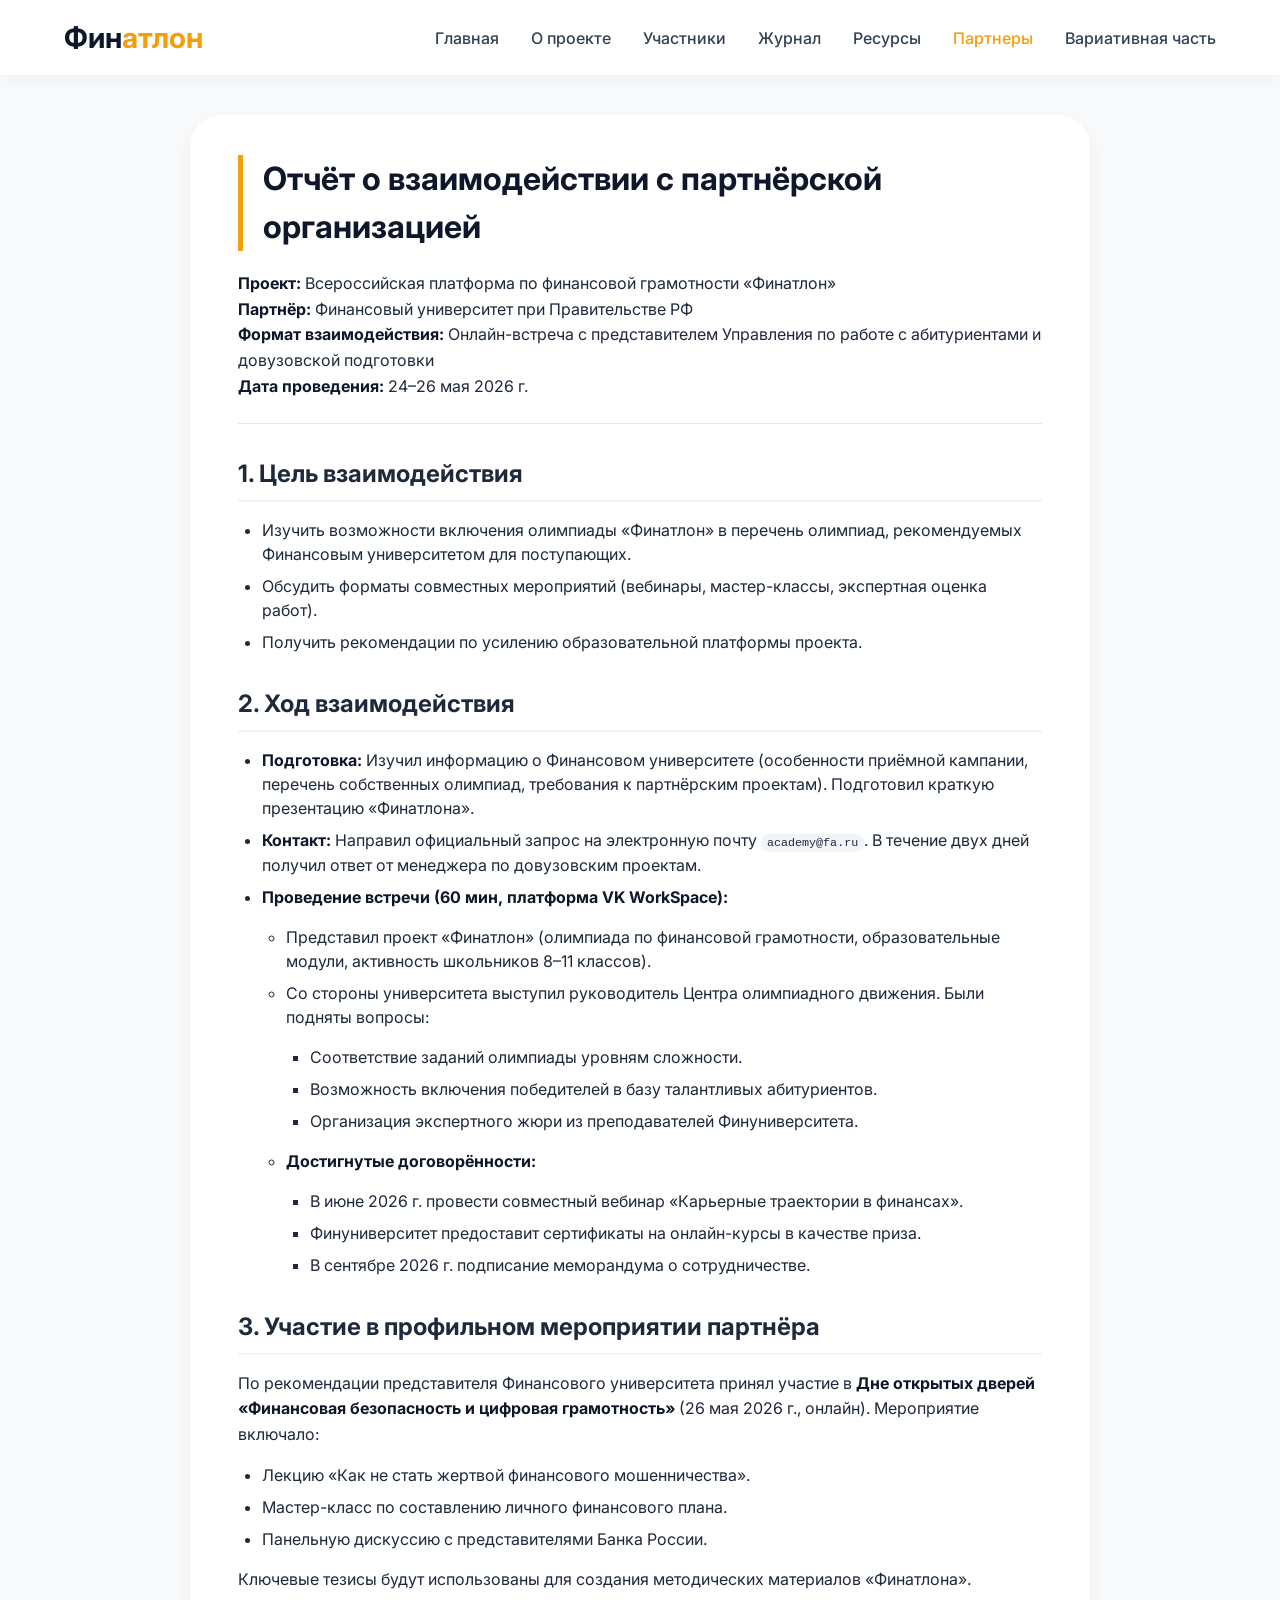
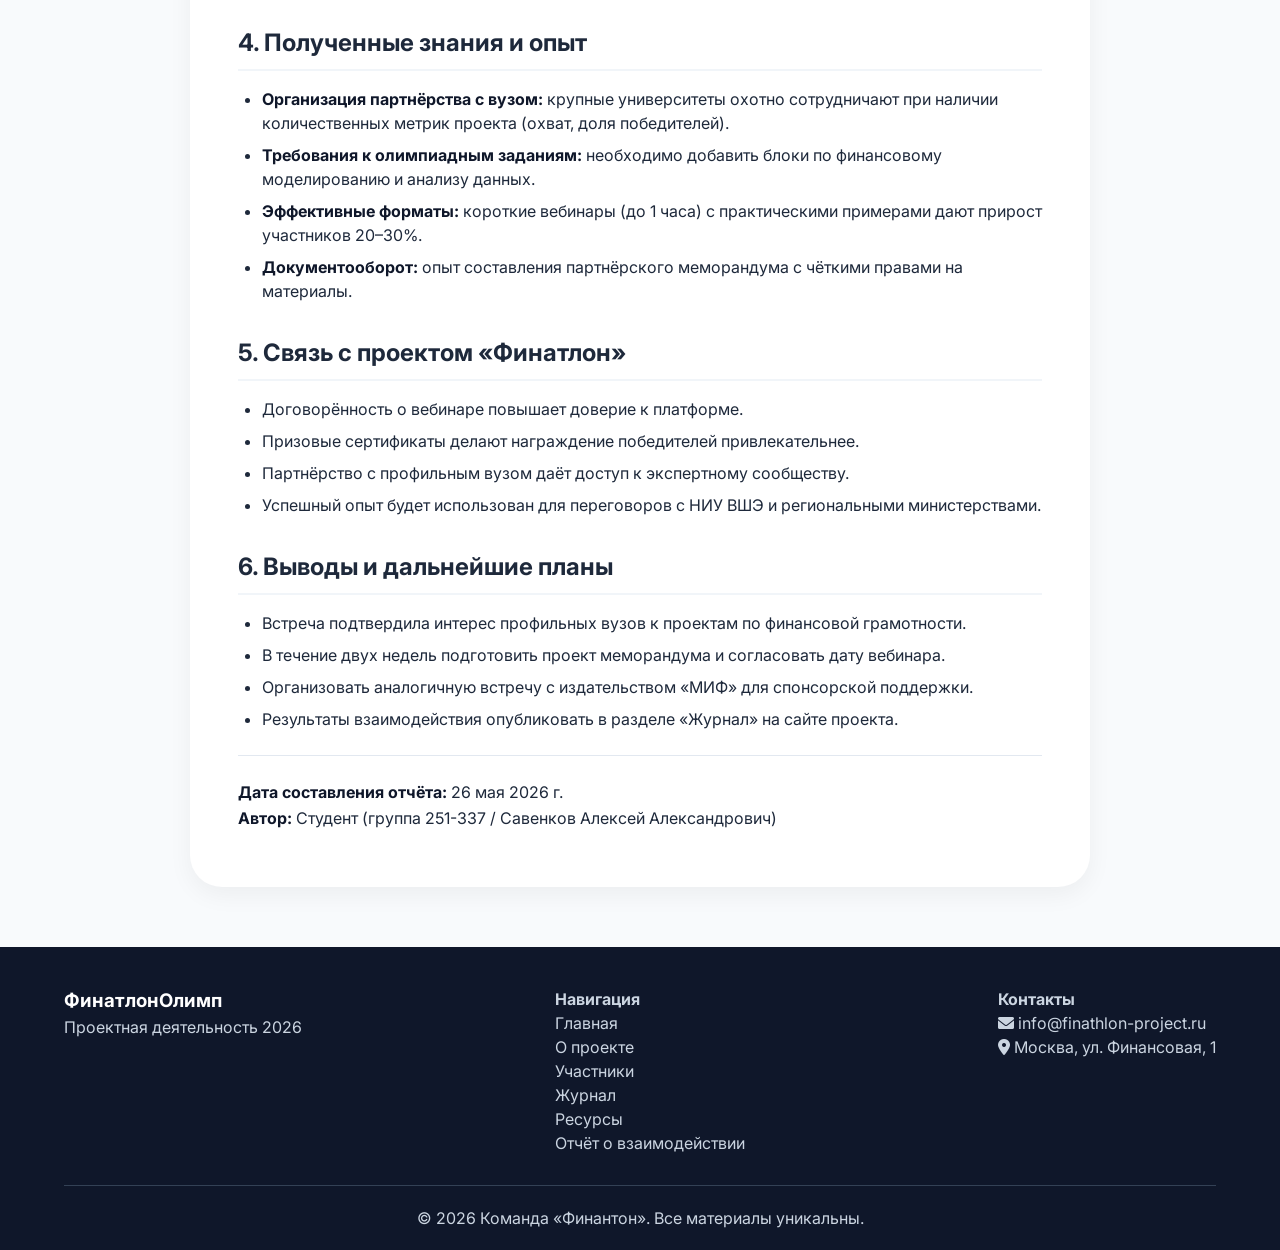
<file: site/report_intraction_with partners.html>
<!DOCTYPE html>
<html lang="ru">
<head>
    <meta charset="UTF-8">
    <meta name="viewport" content="width=device-width, initial-scale=1.0, viewport-fit=cover">
    <title>Финантон | Отчёт о взаимодействии с партнёрами</title>
    <link rel="stylesheet" href="style.css">
    <link href="https://fonts.googleapis.com/css2?family=Inter:opsz,wght@14..32,300;14..32,400;14..32,600;14..32,700&display=swap" rel="stylesheet">
    <link rel="stylesheet" href="https://cdnjs.cloudflare.com/ajax/libs/font-awesome/6.0.0-beta3/css/all.min.css">
    <style>
        /* Дополнительные стили только для страницы отчёта */
        .report-container {
            max-width: 900px;
            margin: 40px auto;
            background: white;
            border-radius: 32px;
            box-shadow: 0 8px 24px rgba(0,0,0,0.05);
            padding: 40px 48px;
        }
        .report-container h1 {
            font-size: 2rem;
            margin-bottom: 20px;
            color: #0f172a;
            border-left: 5px solid #f59e0b;
            padding-left: 20px;
        }
        .report-container h2 {
            font-size: 1.5rem;
            margin: 32px 0 16px 0;
            color: #1e293b;
            border-bottom: 2px solid #f1f5f9;
            padding-bottom: 8px;
        }
        .report-container p {
            margin-bottom: 16px;
            line-height: 1.6;
        }
        .report-container ul, .report-container ol {
            margin: 16px 0 16px 24px;
        }
        .report-container li {
            margin-bottom: 8px;
            line-height: 1.5;
        }
        .report-container hr {
            margin: 24px 0;
            border: none;
            height: 1px;
            background: #e2e8f0;
        }
        .report-container code {
            background: #f1f5f9;
            padding: 2px 6px;
            border-radius: 8px;
            font-family: monospace;
            font-size: 0.9em;
        }
        .report-container strong {
            color: #0f172a;
        }
        @media (max-width: 768px) {
            .report-container {
                padding: 24px;
                margin: 20px;
            }
            .report-container h1 {
                font-size: 1.6rem;
            }
        }
    </style>
</head>
<body>
    <header class="header">
        <div class="container">
            <div class="logo">
                <a href="index.html">Фин<span>атлон</span></a>
            </div>
            <nav class="nav">
                <ul class="nav-menu">
                    <li><a href="index.html">Главная</a></li>
                    <li><a href="about.html">О проекте</a></li>
                    <li><a href="team.html">Участники</a></li>
                    <li><a href="journal.html">Журнал</a></li>
                    <li><a href="resources.html">Ресурсы</a></li>
                    <li><a href="report_intraction_with%20partners.html" class="active">Партнеры</a></li>
					<li><a href="variable_part.html">Вариативная часть</a></li>
                </ul>
                <div class="hamburger">
                    <span class="bar"></span>
                    <span class="bar"></span>
                    <span class="bar"></span>
                </div>
            </nav>
        </div>
    </header>

    <main>
        <div class="report-container">
            <h1>Отчёт о взаимодействии с партнёрской организацией</h1>
            <p><strong>Проект:</strong> Всероссийская платформа по финансовой грамотности «Финатлон»<br>
            <strong>Партнёр:</strong> Финансовый университет при Правительстве РФ<br>
            <strong>Формат взаимодействия:</strong> Онлайн-встреча с представителем Управления по работе с абитуриентами и довузовской подготовки<br>
            <strong>Дата проведения:</strong> 24–26 мая 2026 г.</p>
            <hr>

            <h2>1. Цель взаимодействия</h2>
            <ul>
                <li>Изучить возможности включения олимпиады «Финатлон» в перечень олимпиад, рекомендуемых Финансовым университетом для поступающих.</li>
                <li>Обсудить форматы совместных мероприятий (вебинары, мастер-классы, экспертная оценка работ).</li>
                <li>Получить рекомендации по усилению образовательной платформы проекта.</li>
            </ul>

            <h2>2. Ход взаимодействия</h2>
            <ul>
                <li><strong>Подготовка:</strong> Изучил информацию о Финансовом университете (особенности приёмной кампании, перечень собственных олимпиад, требования к партнёрским проектам). Подготовил краткую презентацию «Финатлона».</li>
                <li><strong>Контакт:</strong> Направил официальный запрос на электронную почту <code>academy@fa.ru</code>. В течение двух дней получил ответ от менеджера по довузовским проектам.</li>
                <li><strong>Проведение встречи (60 мин, платформа VK WorkSpace):</strong>
                    <ul>
                        <li>Представил проект «Финатлон» (олимпиада по финансовой грамотности, образовательные модули, активность школьников 8–11 классов).</li>
                        <li>Со стороны университета выступил руководитель Центра олимпиадного движения. Были подняты вопросы:
                            <ul>
                                <li>Соответствие заданий олимпиады уровням сложности.</li>
                                <li>Возможность включения победителей в базу талантливых абитуриентов.</li>
                                <li>Организация экспертного жюри из преподавателей Финуниверситета.</li>
                            </ul>
                        </li>
                        <li><strong>Достигнутые договорённости:</strong>
                            <ul>
                                <li>В июне 2026 г. провести совместный вебинар «Карьерные траектории в финансах».</li>
                                <li>Финуниверситет предоставит сертификаты на онлайн-курсы в качестве приза.</li>
                                <li>В сентябре 2026 г. подписание меморандума о сотрудничестве.</li>
                            </ul>
                        </li>
                    </ul>
                </li>
            </ul>

            <h2>3. Участие в профильном мероприятии партнёра</h2>
            <p>По рекомендации представителя Финансового университета принял участие в <strong>Дне открытых дверей «Финансовая безопасность и цифровая грамотность»</strong> (26 мая 2026 г., онлайн). Мероприятие включало:</p>
            <ul>
                <li>Лекцию «Как не стать жертвой финансового мошенничества».</li>
                <li>Мастер-класс по составлению личного финансового плана.</li>
                <li>Панельную дискуссию с представителями Банка России.</li>
            </ul>
            <p>Ключевые тезисы будут использованы для создания методических материалов «Финатлона».</p>

            <h2>4. Полученные знания и опыт</h2>
            <ul>
                <li><strong>Организация партнёрства с вузом:</strong> крупные университеты охотно сотрудничают при наличии количественных метрик проекта (охват, доля победителей).</li>
                <li><strong>Требования к олимпиадным заданиям:</strong> необходимо добавить блоки по финансовому моделированию и анализу данных.</li>
                <li><strong>Эффективные форматы:</strong> короткие вебинары (до 1 часа) с практическими примерами дают прирост участников 20–30%.</li>
                <li><strong>Документооборот:</strong> опыт составления партнёрского меморандума с чёткими правами на материалы.</li>
            </ul>

            <h2>5. Связь с проектом «Финатлон»</h2>
            <ul>
                <li>Договорённость о вебинаре повышает доверие к платформе.</li>
                <li>Призовые сертификаты делают награждение победителей привлекательнее.</li>
                <li>Партнёрство с профильным вузом даёт доступ к экспертному сообществу.</li>
                <li>Успешный опыт будет использован для переговоров с НИУ ВШЭ и региональными министерствами.</li>
            </ul>

            <h2>6. Выводы и дальнейшие планы</h2>
            <ul>
                <li>Встреча подтвердила интерес профильных вузов к проектам по финансовой грамотности.</li>
                <li>В течение двух недель подготовить проект меморандума и согласовать дату вебинара.</li>
                <li>Организовать аналогичную встречу с издательством «МИФ» для спонсорской поддержки.</li>
                <li>Результаты взаимодействия опубликовать в разделе «Журнал» на сайте проекта.</li>
            </ul>

            <hr>
            <p><strong>Дата составления отчёта:</strong> 26 мая 2026 г.<br>
            <strong>Автор:</strong> Студент (группа 251-337 / Савенков Алексей Александрович)</p>
        </div>
    </main>

    <footer class="footer">
        <div class="container">
            <div class="footer-content">
                <div class="footer-logo">
                    <h3>ФинатлонОлимп</h3>
                    <p>Проектная деятельность 2026</p>
                </div>
                <div class="footer-links">
                    <h4>Навигация</h4>
                    <ul>
                        <li><a href="index.html">Главная</a></li>
                        <li><a href="about.html">О проекте</a></li>
                        <li><a href="team.html">Участники</a></li>
                        <li><a href="journal.html">Журнал</a></li>
                        <li><a href="resources.html">Ресурсы</a></li>
                        <li><a href="report_intraction_with%20partners.html" class="active">Отчёт о взаимодействии</a></li>
                    </ul>
                </div>
                <div class="footer-contact">
                    <h4>Контакты</h4>
                    <p><i class="fas fa-envelope"></i> info@finathlon-project.ru</p>
                    <p><i class="fas fa-map-marker-alt"></i> Москва, ул. Финансовая, 1</p>
                </div>
            </div>
            <div class="footer-bottom">
                <p>&copy; 2026 Команда «Финантон». Все материалы уникальны.</p>
            </div>
        </div>
    </footer>

    <script>
        // Мобильное меню (такое же, как на других страницах)
        const hamburger = document.querySelector(".hamburger");
        const navMenu = document.querySelector(".nav-menu");
        if (hamburger && navMenu) {
            hamburger.addEventListener("click", () => {
                hamburger.classList.toggle("active");
                navMenu.classList.toggle("active");
            });
            document.querySelectorAll(".nav-menu a").forEach(n => n.addEventListener("click", () => {
                hamburger.classList.remove("active");
                navMenu.classList.remove("active");
            }));
        }
    </script>
</body>
</html>
</file>
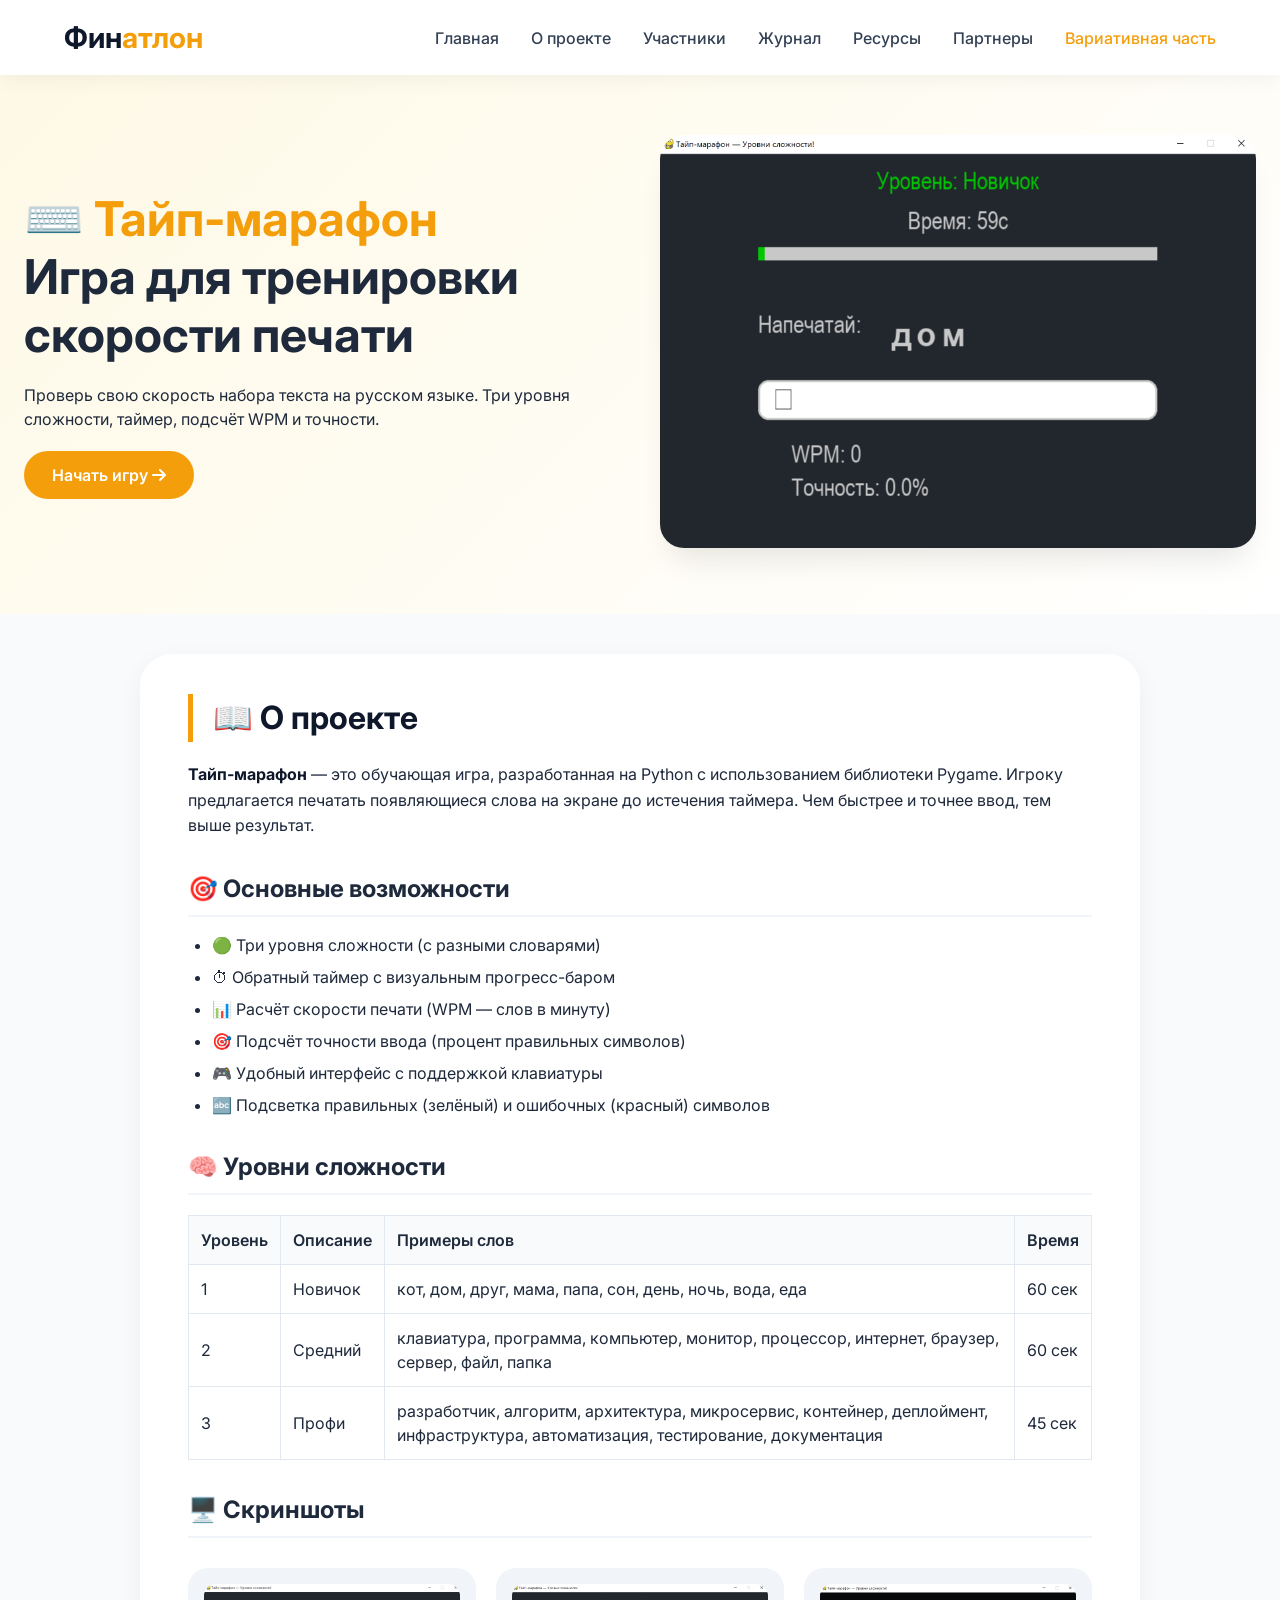
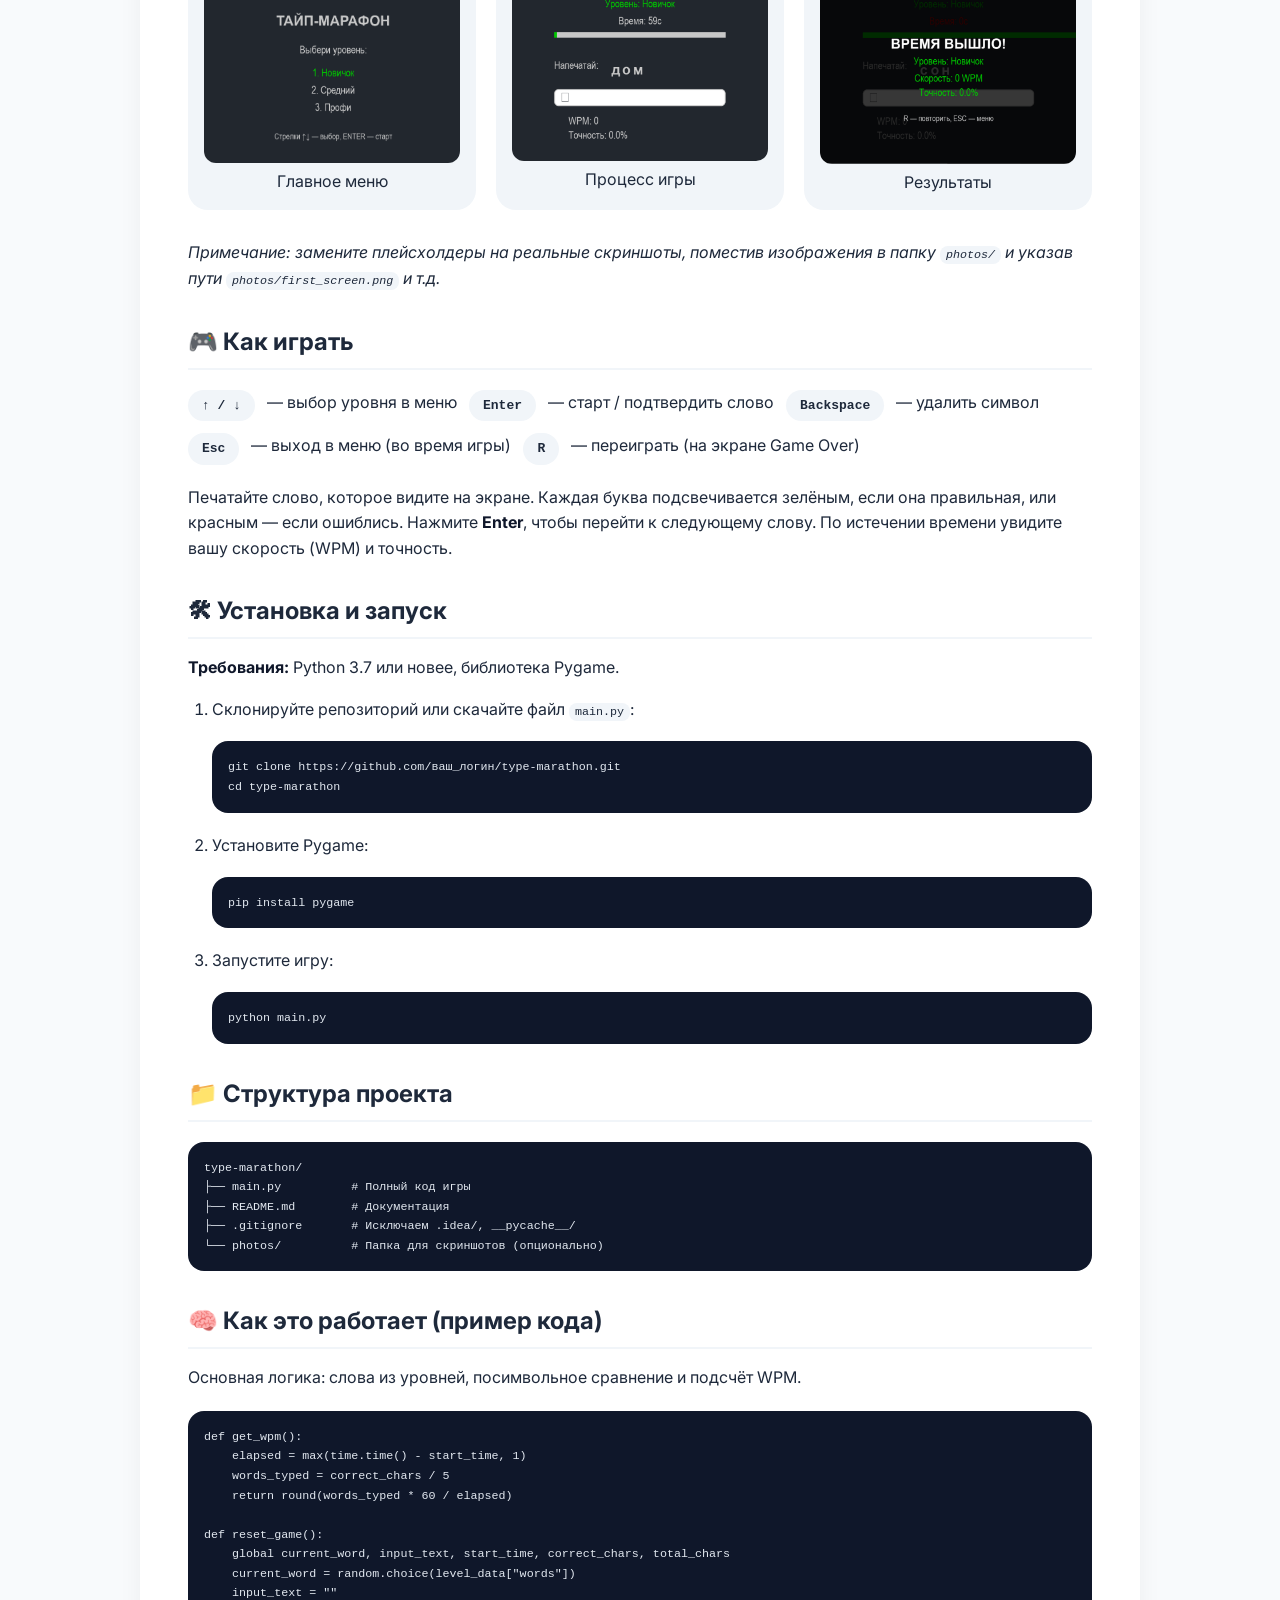
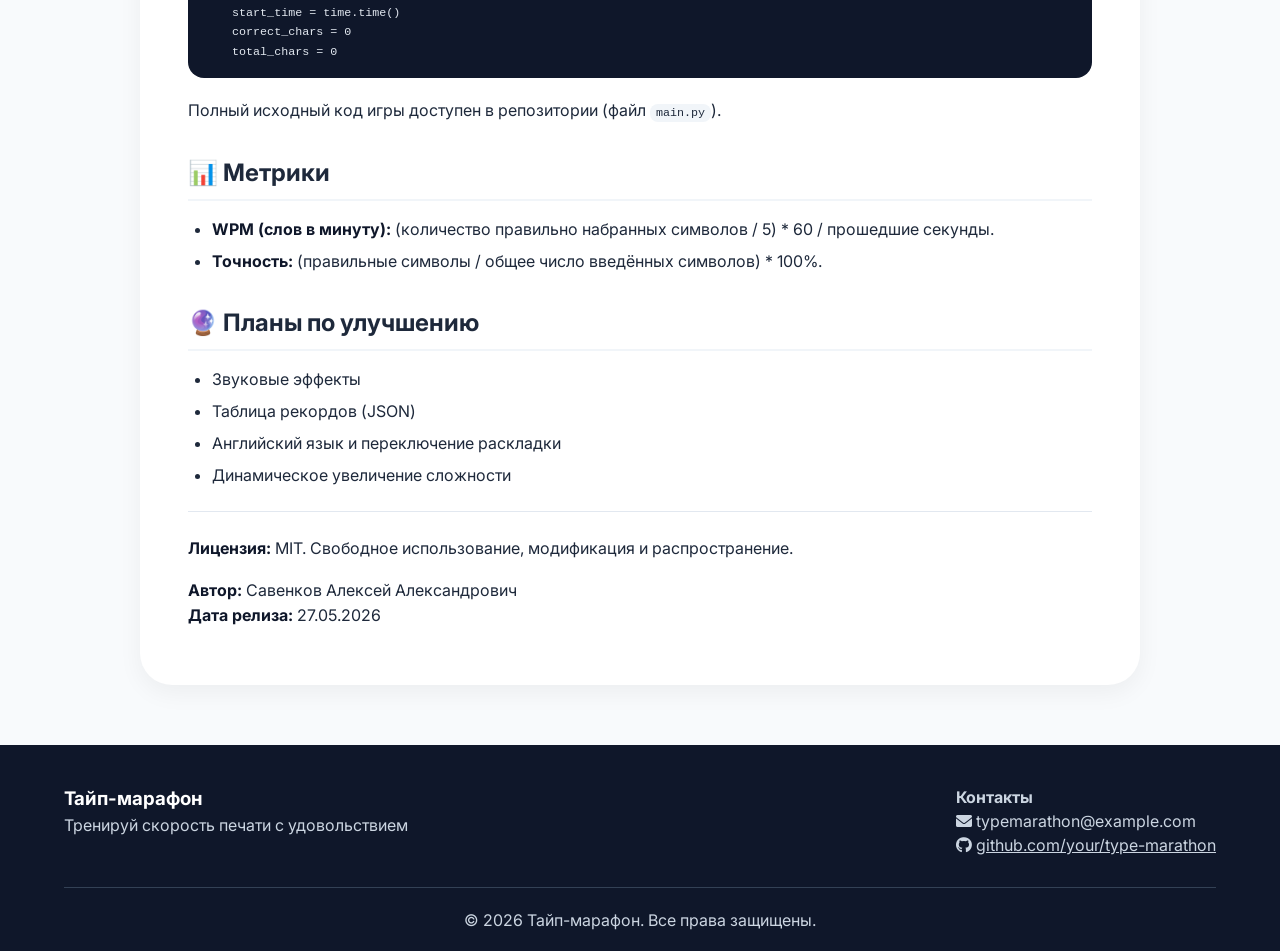
<file: site/variable_part.html>
<!DOCTYPE html>
<html lang="ru">
<head>
    <meta charset="UTF-8">
    <meta name="viewport" content="width=device-width, initial-scale=1.0, viewport-fit=cover">
    <title>Тайп-марафон | Игра для тренировки скорости печати</title>
    <link href="https://fonts.googleapis.com/css2?family=Inter:opsz,wght@14..32,300;14..32,400;14..32,600;14..32,700&display=swap" rel="stylesheet">
    <link rel="stylesheet" href="https://cdnjs.cloudflare.com/ajax/libs/font-awesome/6.0.0-beta3/css/all.min.css">
    <style>
        * {
            margin: 0;
            padding: 0;
            box-sizing: border-box;
        }

        body {
            font-family: 'Inter', sans-serif;
            line-height: 1.5;
            color: #1e293b;
            background-color: #f8fafc;
        }

        .container {
            max-width: 1200px;
            margin: 0 auto;
            padding: 0 24px;
        }

        /* HEADER */
        .header {
            background: white;
            box-shadow: 0 4px 20px rgba(0,0,0,0.05);
            position: sticky;
            top: 0;
            z-index: 100;
        }

        .header .container {
            display: flex;
            justify-content: space-between;
            align-items: center;
            padding-top: 16px;
            padding-bottom: 16px;
        }

        .logo a {
            font-size: 1.8rem;
            font-weight: 700;
            text-decoration: none;
            color: #0f172a;
        }

        .logo span {
            color: #f59e0b;
        }

        .nav-menu {
            display: flex;
            gap: 2rem;
            list-style: none;
        }

        .nav-menu li a {
            text-decoration: none;
            font-weight: 500;
            color: #334155;
            transition: 0.3s;
        }

        .nav-menu li a:hover, .nav-menu li a.active {
            color: #f59e0b;
        }

        .hamburger {
            display: none;
            flex-direction: column;
            cursor: pointer;
        }

        .bar {
            width: 25px;
            height: 3px;
            background: #0f172a;
            margin: 3px 0;
            transition: 0.3s;
        }

        @media (max-width: 768px) {
            .hamburger {
                display: flex;
            }
            .nav-menu {
                position: fixed;
                left: -100%;
                top: 70px;
                flex-direction: column;
                background: white;
                width: 100%;
                text-align: center;
                transition: 0.3s;
                box-shadow: 0 10px 20px rgba(0,0,0,0.1);
                padding: 2rem 0;
                gap: 1.5rem;
            }
            .nav-menu.active {
                left: 0;
            }
        }

        /* HERO SECTION */
        .hero {
            display: flex;
            align-items: center;
            justify-content: space-between;
            gap: 40px;
            padding: 60px 24px;
            background: linear-gradient(135deg, #fef9e6 0%, #ffffff 100%);
        }

        .hero-content {
            flex: 1;
        }

        .hero-content h1 {
            font-size: 3rem;
            line-height: 1.2;
            margin-bottom: 20px;
        }

        .hero-content h1 span {
            color: #f59e0b;
        }

        .hero-image {
            flex: 1;
        }
        .hero-image img {
            width: 100%;
            border-radius: 24px;
            box-shadow: 0 20px 30px -10px rgba(0,0,0,0.1);
        }

        .btn-primary {
            display: inline-block;
            background: #f59e0b;
            color: white;
            padding: 12px 28px;
            border-radius: 40px;
            text-decoration: none;
            font-weight: 600;
            margin-top: 20px;
            transition: 0.3s;
        }

        .btn-primary:hover {
            background: #d97706;
            transform: translateY(-2px);
        }

        /* Контейнер для основного контента (как report-container) */
        .content-container {
            max-width: 1000px;
            margin: 40px auto;
            background: white;
            border-radius: 32px;
            box-shadow: 0 8px 24px rgba(0,0,0,0.05);
            padding: 40px 48px;
        }
        .content-container h1 {
            font-size: 2rem;
            margin-bottom: 20px;
            color: #0f172a;
            border-left: 5px solid #f59e0b;
            padding-left: 20px;
        }
        .content-container h2 {
            font-size: 1.5rem;
            margin: 32px 0 16px 0;
            color: #1e293b;
            border-bottom: 2px solid #f1f5f9;
            padding-bottom: 8px;
        }
        .content-container h3 {
            margin: 24px 0 12px;
            font-size: 1.2rem;
        }
        .content-container p {
            margin-bottom: 16px;
            line-height: 1.6;
        }
        .content-container ul, .content-container ol {
            margin: 16px 0 16px 24px;
        }
        .content-container li {
            margin-bottom: 8px;
            line-height: 1.5;
        }
        .content-container hr {
            margin: 24px 0;
            border: none;
            height: 1px;
            background: #e2e8f0;
        }
        .content-container code {
            background: #f1f5f9;
            padding: 2px 6px;
            border-radius: 8px;
            font-family: monospace;
            font-size: 0.9em;
        }
        .content-container pre {
            background: #0f172a;
            color: #e2e8f0;
            padding: 16px;
            border-radius: 16px;
            overflow-x: auto;
            margin: 20px 0;
        }
        .content-container pre code {
            background: none;
            color: inherit;
            padding: 0;
        }
        .content-container strong {
            color: #0f172a;
        }
        .screenshot-gallery {
            display: flex;
            gap: 20px;
            flex-wrap: wrap;
            margin: 30px 0;
        }
        .screenshot-gallery figure {
            flex: 1;
            min-width: 200px;
            background: #f1f5f9;
            border-radius: 20px;
            padding: 16px;
            text-align: center;
        }
        .screenshot-gallery img {
            width: 100%;
            border-radius: 12px;
            background: #e2e8f0;
            min-height: 150px;
            object-fit: cover;
        }
        .level-table {
            width: 100%;
            border-collapse: collapse;
            margin: 20px 0;
        }
        .level-table th, .level-table td {
            border: 1px solid #e2e8f0;
            padding: 12px;
            text-align: left;
        }
        .level-table th {
            background: #f8fafc;
            font-weight: 600;
        }
        .keys {
            display: flex;
            flex-wrap: wrap;
            gap: 12px;
            margin: 20px 0;
        }
        .key {
            background: #f1f5f9;
            padding: 6px 14px;
            border-radius: 40px;
            font-family: monospace;
            font-weight: 600;
        }
        @media (max-width: 768px) {
            .content-container {
                padding: 24px;
                margin: 20px;
            }
            .hero {
                flex-direction: column;
                text-align: center;
            }
        }

        /* Footer */
        .footer {
            background: #0f172a;
            color: #cbd5e1;
            padding: 40px 0 20px;
            margin-top: 60px;
        }
        .footer-content {
            display: flex;
            flex-wrap: wrap;
            justify-content: space-between;
            gap: 30px;
        }
        .footer-logo h3 {
            color: white;
        }
        .footer-links ul {
            list-style: none;
        }
        .footer-links a {
            color: #cbd5e1;
            text-decoration: none;
        }
        .footer-links a:hover {
            color: #f59e0b;
        }
        .footer-bottom {
            text-align: center;
            margin-top: 30px;
            padding-top: 20px;
            border-top: 1px solid #334155;
        }
    </style>
</head>
<body>
	<header class="header">
        <div class="container">
            <div class="logo">
                <a href="index.html">Фин<span>атлон</span></a>
            </div>
            <nav class="nav">
                <ul class="nav-menu">
                    <li><a href="index.html">Главная</a></li>
                    <li><a href="about.html">О проекте</a></li>
                    <li><a href="team.html">Участники</a></li>
                    <li><a href="journal.html">Журнал</a></li>
                    <li><a href="resources.html">Ресурсы</a></li>
					<li><a href="report_intraction_with%20partners.html">Партнеры</a></li>
					<li><a href="variable_part.html" class="active">Вариативная часть</a></li>
                </ul>
                <div class="hamburger">
                    <span class="bar"></span>
                    <span class="bar"></span>
                    <span class="bar"></span>
                </div>
            </nav>
        </div>
    </header>

    <section class="hero">
        <div class="hero-content">
            <h1>⌨️ <span>Тайп-марафон</span><br>Игра для тренировки скорости печати</h1>
            <p>Проверь свою скорость набора текста на русском языке. Три уровня сложности, таймер, подсчёт WPM и точности.</p>
            <a href="#install" class="btn-primary">Начать игру <i class="fas fa-arrow-right"></i></a>
        </div>
        <div class="hero-image">
            <img src="photos/middle_screen.png" alt="Демонстрация игры">
        </div>
    </section>

    <main>
        <div class="content-container" id="about">
            <h1>📖 О проекте</h1>
            <p><strong>Тайп-марафон</strong> — это обучающая игра, разработанная на Python с использованием библиотеки Pygame. Игроку предлагается печатать появляющиеся слова на экране до истечения таймера. Чем быстрее и точнее ввод, тем выше результат.</p>
            
            <h2>🎯 Основные возможности</h2>
            <ul>
                <li>🟢 Три уровня сложности (с разными словарями)</li>
                <li>⏱ Обратный таймер с визуальным прогресс-баром</li>
                <li>📊 Расчёт скорости печати (WPM — слов в минуту)</li>
                <li>🎯 Подсчёт точности ввода (процент правильных символов)</li>
                <li>🎮 Удобный интерфейс с поддержкой клавиатуры</li>
                <li>🔤 Подсветка правильных (зелёный) и ошибочных (красный) символов</li>
            </ul>

            <h2 id="levels">🧠 Уровни сложности</h2>
            <table class="level-table">
                <thead>
                    <tr><th>Уровень</th><th>Описание</th><th>Примеры слов</th><th>Время</th></tr>
                </thead>
                <tbody>
                    <tr><td>1</td><td>Новичок</td><td>кот, дом, друг, мама, папа, сон, день, ночь, вода, еда</td><td>60 сек</td></tr>
                    <tr><td>2</td><td>Средний</td><td>клавиатура, программа, компьютер, монитор, процессор, интернет, браузер, сервер, файл, папка</td><td>60 сек</td></tr>
                    <tr><td>3</td><td>Профи</td><td>разработчик, алгоритм, архитектура, микросервис, контейнер, деплоймент, инфраструктура, автоматизация, тестирование, документация</td><td>45 сек</td></tr>
                </tbody>
            </table>

            <h2>🖥️ Скриншоты</h2>
            <div class="screenshot-gallery">
                <figure>
                    <img src="photos/first_screen.png" alt="Меню">
                    <figcaption>Главное меню</figcaption>
                </figure>
                <figure>
                    <img src="photos/middle_screen.png" alt="Игра">
                    <figcaption>Процесс игры</figcaption>
                </figure>
                <figure>
                    <img src="photos/last_screen.png" alt="Конец игры">
                    <figcaption>Результаты</figcaption>
                </figure>
            </div>
            <p><em>Примечание: замените плейсхолдеры на реальные скриншоты, поместив изображения в папку <code>photos/</code> и указав пути <code>photos/first_screen.png</code> и т.д.</em></p>

            <h2>🎮 Как играть</h2>
            <div class="keys">
                <span class="key">↑ / ↓</span> — выбор уровня в меню
                <span class="key">Enter</span> — старт / подтвердить слово
                <span class="key">Backspace</span> — удалить символ
                <span class="key">Esc</span> — выход в меню (во время игры)
                <span class="key">R</span> — переиграть (на экране Game Over)
            </div>
            <p>Печатайте слово, которое видите на экране. Каждая буква подсвечивается зелёным, если она правильная, или красным — если ошиблись. Нажмите <strong>Enter</strong>, чтобы перейти к следующему слову. По истечении времени увидите вашу скорость (WPM) и точность.</p>

            <h2 id="install">🛠 Установка и запуск</h2>
            <p><strong>Требования:</strong> Python 3.7 или новее, библиотека Pygame.</p>
            <ol>
                <li>Склонируйте репозиторий или скачайте файл <code>main.py</code>:
                    <pre><code>git clone https://github.com/ваш_логин/type-marathon.git
cd type-marathon</code></pre>
                </li>
                <li>Установите Pygame:
                    <pre><code>pip install pygame</code></pre>
                </li>
                <li>Запустите игру:
                    <pre><code>python main.py</code></pre>
                </li>
            </ol>

            <h2>📁 Структура проекта</h2>
            <pre><code>type-marathon/
├── main.py          # Полный код игры
├── README.md        # Документация
├── .gitignore       # Исключаем .idea/, __pycache__/
└── photos/          # Папка для скриншотов (опционально)</code></pre>

            <h2 id="code">🧠 Как это работает (пример кода)</h2>
            <p>Основная логика: слова из уровней, посимвольное сравнение и подсчёт WPM.</p>
            <pre><code>def get_wpm():
    elapsed = max(time.time() - start_time, 1)
    words_typed = correct_chars / 5
    return round(words_typed * 60 / elapsed)

def reset_game():
    global current_word, input_text, start_time, correct_chars, total_chars
    current_word = random.choice(level_data["words"])
    input_text = ""
    start_time = time.time()
    correct_chars = 0
    total_chars = 0</code></pre>
            <p>Полный исходный код игры доступен в репозитории (файл <code>main.py</code>).</p>

            <h2>📊 Метрики</h2>
            <ul>
                <li><strong>WPM (слов в минуту):</strong> (количество правильно набранных символов / 5) * 60 / прошедшие секунды.</li>
                <li><strong>Точность:</strong> (правильные символы / общее число введённых символов) * 100%.</li>
            </ul>

            <h2>🔮 Планы по улучшению</h2>
            <ul>
                <li>Звуковые эффекты</li>
                <li>Таблица рекордов (JSON)</li>
                <li>Английский язык и переключение раскладки</li>
                <li>Динамическое увеличение сложности</li>
            </ul>

            <hr>
            <p><strong>Лицензия:</strong> MIT. Свободное использование, модификация и распространение.</p>
            <p><strong>Автор:</strong> Савенков Алексей Александрович<br>
            <strong>Дата релиза:</strong> 27.05.2026</p>
        </div>
    </main>

    <footer class="footer">
        <div class="container">
            <div class="footer-content">
                <div class="footer-logo">
                    <h3>Тайп-марафон</h3>
                    <p>Тренируй скорость печати с удовольствием</p>
                </div>
                <div class="footer-contact">
                    <h4>Контакты</h4>
                    <p><i class="fas fa-envelope"></i> typemarathon@example.com</p>
                    <p><i class="fab fa-github"></i> <a href="#" style="color:#cbd5e1">github.com/your/type-marathon</a></p>
                </div>
            </div>
            <div class="footer-bottom">
                <p>&copy; 2026 Тайп-марафон. Все права защищены.</p>
            </div>
        </div>
    </footer>

    <script>
        // Мобильное меню
        const hamburger = document.querySelector(".hamburger");
        const navMenu = document.querySelector(".nav-menu");
        if (hamburger && navMenu) {
            hamburger.addEventListener("click", () => {
                hamburger.classList.toggle("active");
                navMenu.classList.toggle("active");
            });
            document.querySelectorAll(".nav-menu a").forEach(n => n.addEventListener("click", () => {
                hamburger.classList.remove("active");
                navMenu.classList.remove("active");
            }));
        }
    </script>
</body>
</html>
</file>
<file: site/style.css>
* {
    margin: 0;
    padding: 0;
    box-sizing: border-box;
}

body {
    font-family: 'Inter', sans-serif;
    line-height: 1.5;
    color: #1e293b;
    background-color: #f8fafc;
}

.container {
    max-width: 1200px;
    margin: 0 auto;
    padding: 0 24px;
}

/* HEADER */
.header {
    background: white;
    box-shadow: 0 4px 20px rgba(0,0,0,0.05);
    position: sticky;
    top: 0;
    z-index: 100;
}

.header .container {
    display: flex;
    justify-content: space-between;
    align-items: center;
    padding-top: 16px;
    padding-bottom: 16px;
}

.logo a {
    font-size: 1.8rem;
    font-weight: 700;
    text-decoration: none;
    color: #0f172a;
}

.logo span {
    color: #f59e0b;
}

.nav-menu {
    display: flex;
    gap: 2rem;
    list-style: none;
}

.nav-menu li a {
    text-decoration: none;
    font-weight: 500;
    color: #334155;
    transition: 0.3s;
}

.nav-menu li a:hover, .nav-menu li a.active {
    color: #f59e0b;
}

.hamburger {
    display: none;
    flex-direction: column;
    cursor: pointer;
}

.bar {
    width: 25px;
    height: 3px;
    background: #0f172a;
    margin: 3px 0;
    transition: 0.3s;
}

@media (max-width: 768px) {
    .hamburger {
        display: flex;
    }
    .nav-menu {
        position: fixed;
        left: -100%;
        top: 70px;
        flex-direction: column;
        background: white;
        width: 100%;
        text-align: center;
        transition: 0.3s;
        box-shadow: 0 10px 20px rgba(0,0,0,0.1);
        padding: 2rem 0;
        gap: 1.5rem;
    }
    .nav-menu.active {
        left: 0;
    }
}

/* HERO SECTION */
.hero {
    display: flex;
    align-items: center;
    justify-content: space-between;
    gap: 40px;
    padding: 60px 24px;
    background: linear-gradient(135deg, #fef9e6 0%, #ffffff 100%);
}

.hero-content {
    flex: 1;
}

.hero-content h1 {
    font-size: 3rem;
    line-height: 1.2;
    margin-bottom: 20px;
}

.hero-content h1 span {
    color: #f59e0b;
}

.hero-image {
    flex: 1;
}
.hero-image img {
    width: 100%;
    border-radius: 24px;
    box-shadow: 0 20px 30px -10px rgba(0,0,0,0.1);
}

.btn-primary {
    display: inline-block;
    background: #f59e0b;
    color: white;
    padding: 12px 28px;
    border-radius: 40px;
    text-decoration: none;
    font-weight: 600;
    margin-top: 20px;
    transition: 0.3s;
}

.btn-primary:hover {
    background: #d97706;
    transform: translateY(-2px);
}

/* Аннотация */
.annotation {
    padding: 60px 0;
}
.annotation h2 {
    text-align: center;
    margin-bottom: 40px;
    font-size: 2.2rem;
}
.annotation-grid {
    display: flex;
    gap: 40px;
    flex-wrap: wrap;
}
.annotation-text {
    flex: 2;
}
.annotation-stats {
    flex: 1;
    display: flex;
    flex-direction: column;
    gap: 20px;
}
.stat-card {
    background: white;
    padding: 20px;
    border-radius: 24px;
    text-align: center;
    box-shadow: 0 6px 14px rgba(0,0,0,0.05);
}
.stat-card i {
    font-size: 2rem;
    color: #f59e0b;
}
.stat-number {
    display: block;
    font-size: 2rem;
    font-weight: 800;
}

/* Карточки предпросмотра */
.preview-cards {
    background: white;
    padding: 60px 0;
}
.cards-grid {
    display: grid;
    grid-template-columns: repeat(auto-fit, minmax(240px, 1fr));
    gap: 30px;
    margin-top: 30px;
}
.card {
    background: #f1f5f9;
    padding: 30px 20px;
    border-radius: 28px;
    text-align: center;
    transition: 0.3s;
}
.card i {
    font-size: 2.5rem;
    color: #f59e0b;
    margin-bottom: 16px;
}
.card:hover {
    transform: translateY(-5px);
    box-shadow: 0 12px 24px rgba(0,0,0,0.08);
}
.btn-link {
    display: inline-block;
    margin-top: 16px;
    text-decoration: none;
    font-weight: 500;
    color: #f59e0b;
}

/* Page header */
.page-header {
    background: #0f172a;
    color: white;
    padding: 60px 0;
    text-align: center;
}
.page-header h1 {
    font-size: 2.5rem;
}

/* About page */
.about-grid {
    display: flex;
    gap: 40px;
    flex-wrap: wrap;
    margin: 40px 0;
}
.about-text {
    flex: 2;
}
.about-media {
    flex: 1;
}
.about-media img {
    width: 100%;
    border-radius: 20px;
    margin-bottom: 20px;
}
.timeline-items {
    display: flex;
    flex-wrap: wrap;
    gap: 20px;
    justify-content: space-between;
    margin: 40px 0;
}
.timeline-item {
    background: #e2e8f0;
    padding: 20px;
    border-radius: 24px;
    flex: 1;
    text-align: center;
}
.timeline-item span {
    font-weight: 800;
    display: block;
    color: #f59e0b;
}

/* Team */
.team-grid {
    display: grid;
    grid-template-columns: repeat(auto-fit, minmax(260px, 1fr));
    gap: 30px;
    margin: 40px 0;
}
.team-card {
    background: white;
    border-radius: 28px;
    overflow: hidden;
    box-shadow: 0 6px 16px rgba(0,0,0,0.05);
    padding: 20px;
    text-align: center;
}
.team-card img {
    width: 120px;
    height: 120px;
    border-radius: 50%;
    object-fit: cover;
    margin-bottom: 16px;
}
.team-card .role {
    color: #f59e0b;
    font-weight: 600;
    margin-bottom: 12px;
}
.skills {
    display: flex;
    gap: 8px;
    justify-content: center;
    margin-top: 12px;
}
.skills span {
    background: #e2e8f0;
    padding: 4px 12px;
    border-radius: 30px;
    font-size: 0.8rem;
}
.team-note {
    background: #fef9e6;
    padding: 24px;
    border-radius: 32px;
    display: flex;
    align-items: center;
    gap: 16px;
    margin: 20px 0 40px;
}
.team-note i {
    font-size: 2rem;
    color: #f59e0b;
}

/* Journal */
.journal-post {
    background: white;
    border-radius: 32px;
    padding: 30px;
    margin-bottom: 40px;
    box-shadow: 0 4px 12px rgba(0,0,0,0.03);
}
.post-date {
    color: #f59e0b;
    font-weight: 600;
    margin-bottom: 12px;
}
.journal-post h2 {
    margin-bottom: 16px;
}
.post-media img, .diagram-placeholder {
    max-width: 100%;
    margin: 20px 0;
    border-radius: 20px;
}
.diagram-placeholder {
    background: #eef2ff;
    padding: 40px;
    text-align: center;
}
.video-container {
    margin: 20px 0;
}
.post-gallery {
    background: #f1f5f9;
    padding: 12px;
    border-radius: 24px;
}

/* Resources */
.resources-grid {
    padding: 40px 0;
}
.resource-category {
    margin-bottom: 40px;
}
.resource-category h2 {
    margin-bottom: 20px;
}
.resource-category ul {
    list-style: none;
}
.resource-category li {
    margin-bottom: 12px;
    padding-left: 24px;
    border-left: 3px solid #f59e0b;
}
.resource-category a {
    text-decoration: none;
    color: #1e293b;
    font-weight: 500;
}
.resource-category a:hover {
    color: #f59e0b;
}
.infographic {
    background: white;
    padding: 40px 0;
    text-align: center;
}

/* Footer */
.footer {
    background: #0f172a;
    color: #cbd5e1;
    padding: 40px 0 20px;
    margin-top: 60px;
}
.footer-content {
    display: flex;
    flex-wrap: wrap;
    justify-content: space-between;
    gap: 30px;
}
.footer-logo h3 {
    color: white;
}
.footer-links ul {
    list-style: none;
}
.footer-links a {
    color: #cbd5e1;
    text-decoration: none;
}
.footer-links a:hover {
    color: #f59e0b;
}
.footer-bottom {
    text-align: center;
    margin-top: 30px;
    padding-top: 20px;
    border-top: 1px solid #334155;
}

/* Responsive */
@media (max-width: 768px) {
    .hero {
        flex-direction: column;
        text-align: center;
    }
    .annotation-grid {
        flex-direction: column;
    }
    .timeline-items {
        flex-direction: column;
    }
}
</file>
